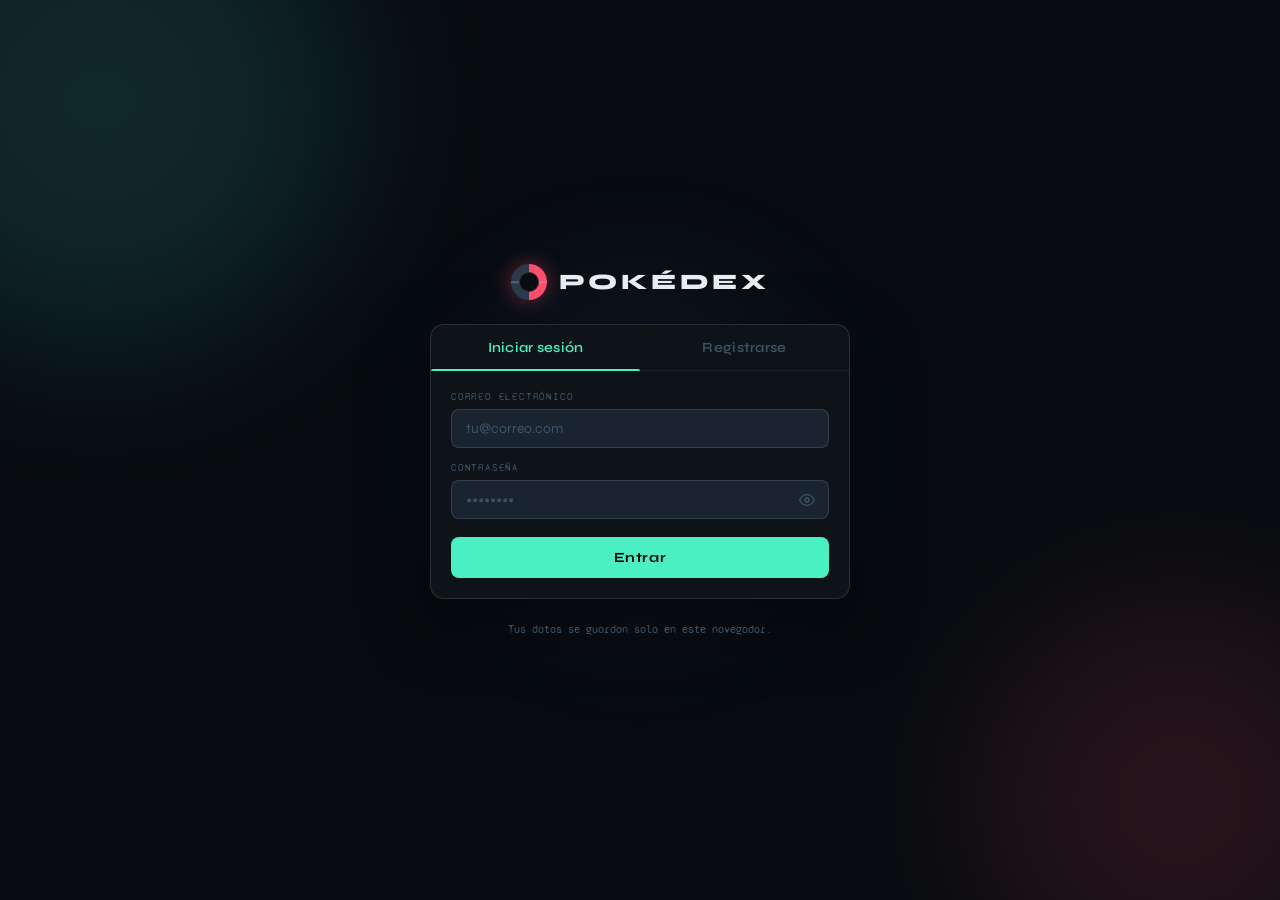
<file: index.html>
<!DOCTYPE html>
<html lang="es">
<head>
  <meta charset="UTF-8" />
  <meta name="viewport" content="width=device-width, initial-scale=1.0" />
  <meta name="description" content="Pokédex completa con información de todos los Pokémon: stats, habilidades, evoluciones, debilidades y más." />
  <meta name="theme-color" content="#080c10" />
  <title>Pokédex</title>

  <!-- Favicon: pokébola SVG inline como data URI -->
  <link rel="icon" type="image/svg+xml" href="data:image/svg+xml,<svg xmlns='http://www.w3.org/2000/svg' viewBox='0 0 100 100'><circle cx='50' cy='50' r='48' fill='%23ff4d6d' stroke='%23222' stroke-width='4'/><rect x='2' y='46' width='96' height='8' fill='%23222'/><circle cx='50' cy='50' r='14' fill='white' stroke='%23222' stroke-width='4'/><circle cx='50' cy='50' r='7' fill='%23080c10'/></svg>" />

  <!-- Fuentes de Google Fonts -->
  <link rel="preconnect" href="https://fonts.googleapis.com">
  <link href="https://fonts.googleapis.com/css2?family=Syne:wght@400;500;600;700;800&family=Syne+Mono&display=swap" rel="stylesheet">

  <!-- Nuestros estilos -->
  <link rel="stylesheet" href="style.css" />

  <!-- Protección de ruta: si no hay sesión redirige a login.html ANTES de renderizar -->
  <script src="session.js"></script>
</head>
<body>

  <!-- ==============================
       BARRA SUPERIOR (HEADER)
       ============================== -->
  <header id="header">

    <div id="logo">
      <div id="logo-icon"></div>
      <span id="logo-text">POKÉDEX</span>
    </div>

    <div class="hdivider"></div>

    <div class="search-wrap">
      <svg width="15" height="15" fill="none" stroke="currentColor" stroke-width="2" viewBox="0 0 24 24">
        <circle cx="11" cy="11" r="8"/><path d="m21 21-4.35-4.35"/>
      </svg>
      <input type="text" id="search" placeholder="Buscar por nombre o #..." autocomplete="off" />
    </div>

    <select id="gen-select">
      <option value="1,905">Todos</option>
      <option value="1,151">Gen I (Kanto)</option>
      <option value="152,251">Gen II (Johto)</option>
      <option value="252,386">Gen III (Hoenn)</option>
      <option value="387,493">Gen IV (Sinnoh)</option>
      <option value="494,649">Gen V (Unova)</option>
      <option value="650,721">Gen VI (Kalos)</option>
      <option value="722,809">Gen VII (Alola)</option>
      <option value="810,905">Gen VIII (Galar)</option>
    </select>

    <span id="pokemon-count"></span>

    <!-- Filtro favoritos -->
    <button id="btn-fav-filter" title="Ver solo favoritos">
      <svg width="15" height="15" fill="none" stroke="currentColor" stroke-width="2" viewBox="0 0 24 24">
        <path d="M20.84 4.61a5.5 5.5 0 0 0-7.78 0L12 5.67l-1.06-1.06a5.5 5.5 0 0 0-7.78 7.78l1.06 1.06L12 21.23l7.78-7.78 1.06-1.06a5.5 5.5 0 0 0 0-7.78z"/>
      </svg>
      Favoritos
    </button>

    <!-- Botón Quiz -->
    <button id="btn-quiz" title="Jugar al quiz" onclick="window.openQuiz && window.openQuiz()">
      <svg width="15" height="15" fill="none" stroke="currentColor" stroke-width="2" viewBox="0 0 24 24">
        <circle cx="12" cy="12" r="10"/>
        <path d="M9.09 9a3 3 0 0 1 5.83 1c0 2-3 3-3 3"/>
        <line x1="12" y1="17" x2="12.01" y2="17"/>
      </svg>
      Quiz
    </button>

    <!-- Botón Batalla -->
    <button id="btn-battle" title="Batalla vs IA" onclick="window.openBattle && window.openBattle()">
      <svg width="15" height="15" fill="none" stroke="currentColor" stroke-width="2" viewBox="0 0 24 24">
        <polygon points="13 2 3 14 12 14 11 22 21 10 12 10 13 2"/>
      </svg>
      Batalla
    </button>

    <div class="hdivider"></div>

    <!-- Usuario con sesión activa -->
    <div id="user-menu">
      <div id="user-avatar"></div>
      <span id="user-name"></span>
      <button id="btn-logout" title="Cerrar sesión">
        <svg width="15" height="15" fill="none" stroke="currentColor" stroke-width="2" viewBox="0 0 24 24">
          <path d="M9 21H5a2 2 0 0 1-2-2V5a2 2 0 0 1 2-2h4"/>
          <polyline points="16 17 21 12 16 7"/>
          <line x1="21" y1="12" x2="9" y2="12"/>
        </svg>
      </button>
    </div>

  </header>


  <!-- ==============================
       BARRA DE FILTROS POR TIPO
       ============================== -->
  <div id="type-bar">
    <button class="type-chip active" data-type="all">todos</button>
  </div>


  <!-- ==============================
       CONTENIDO PRINCIPAL
       ============================== -->
  <main id="main">

    <section id="grid-section">
      <div id="pokemon-grid">

        <div id="loader">
          <div class="pokeball"></div>
          <span>Cargando Pokémon...</span>
        </div>

        <div id="no-results">
          <div class="nr-icon">?</div>
          <p>Ningún Pokémon coincide con tu búsqueda.</p>
        </div>

      </div>
    </section>

    <aside id="detail-panel">

      <div id="detail-empty">
        <div class="empty-ball"></div>
        <p>Selecciona un Pokémon<br>para ver sus detalles</p>
      </div>

      <div id="detail-content" style="display:none"></div>

    </aside>

  </main>

  <!-- ==============================
       BARRA DE EQUIPO
       Fija en la parte inferior de la pantalla
       ============================== -->
  <div id="team-bar">
    <div id="team-bar-inner">
      <div id="team-bar-header">
        <span id="team-bar-title">
          <span class="team-bar-icon">◈</span>
          Mi equipo
        </span>
        <span id="team-count">0 / 6</span>
        <button id="btn-clear-team" title="Vaciar equipo">Limpiar</button>
      </div>
      <div id="team-slots"></div>
    </div>
  </div>

  <script src="app.js"></script>
  <script src="team.js"></script>
  <script src="credits.js"></script>
  <script src="favorites.js"></script>
  <script src="comparator.js"></script>
  <script src="quiz.js"></script>
  <script src="battle.js"></script>

</body>
</html>
</file>
<file: style.css>
/* ============================================================
   POKÉDEX — style.css

   Estructura de este archivo:
   1. Variables globales (colores, fuentes, medidas)
   2. Reset y base
   3. Header
   4. Barra de tipos
   5. Layout principal
   6. Tarjetas de pokémon
   7. Panel de detalle
   8. Estados (loader, empty, no-results)
   9. Responsive (móvil y tablet)
   ============================================================ */


/* ────────────────────────────────────────────
   1. VARIABLES GLOBALES
   Cambiar cualquier valor aquí afecta todo el diseño.
   ──────────────────────────────────────────── */
:root {
  /* Fondos — de más oscuro a más claro */
  --bg:       #080c10;   /* fondo de la página */
  --bg2:      #0e1318;   /* fondo del panel lateral */
  --surface:  #1a2330;   /* fondo de tarjetas */
  --surface2: #1f2c3a;   /* fondo de elementos secundarios */

  /* Bordes con transparencia */
  --border:   rgba(255,255,255,0.06);
  --border2:  rgba(255,255,255,0.12);

  /* Texto */
  --text:     #e8eef4;   /* texto principal */
  --text2:    #7a93a8;   /* texto secundario */
  --text3:    #3d5468;   /* texto muy tenue / placeholders */

  /* Colores de acento */
  --accent:   #4af0c4;   /* verde menta — color principal de la UI */
  --red:      #ff4d6d;   /* rojo para el logo pokébola */

  /* Medidas del layout */
  --header-h:  64px;     /* altura del header */
  --typebar-h: 45px;     /* altura de la barra de tipos */
  --panel-w:   360px;    /* ancho del panel de detalle */

  /* Bordes redondeados */
  --r:    14px;
  --r-sm:  8px;

  /* Fuentes */
  --font: 'Syne', sans-serif;
  --mono: 'Syne Mono', monospace;
}


/* ────────────────────────────────────────────
   2. RESET Y BASE
   Elimina márgenes/paddings por defecto del navegador.
   ──────────────────────────────────────────── */
*, *::before, *::after {
  box-sizing: border-box;
  margin: 0;
  padding: 0;
}

body {
  font-family: var(--font);
  background: var(--bg);
  color: var(--text);
  min-height: 100vh;
  overflow-x: hidden; /* evita scroll horizontal */
}

/* Scrollbar personalizada (solo Chrome/Edge) */
::-webkit-scrollbar { width: 4px; }
::-webkit-scrollbar-track { background: transparent; }
::-webkit-scrollbar-thumb { background: var(--surface2); border-radius: 99px; }

img { display: block; } /* elimina espacio extra debajo de las imágenes */
button, input, select { font-family: var(--font); } /* hereda la fuente */


/* ────────────────────────────────────────────
   3. HEADER
   Barra fija en la parte superior.
   position:fixed + backdrop-filter = efecto "cristal"
   ──────────────────────────────────────────── */
#header {
  position: fixed;         /* se queda fijo al hacer scroll */
  top: 0; left: 0; right: 0;
  height: var(--header-h);
  z-index: 200;            /* por encima de todo el contenido */
  background: rgba(8,12,16,0.9);
  backdrop-filter: blur(20px); /* efecto glassmorphism */
  border-bottom: 1px solid var(--border);
  display: flex;
  align-items: center;
  gap: 16px;
  padding: 0 24px;
}

/* Logo */
#logo {
  display: flex;
  align-items: center;
  gap: 10px;
  flex-shrink: 0; /* no se encoge cuando hay poco espacio */
}

/* Círculo de la pokébola: dos mitades con conic-gradient */
#logo-icon {
  width: 30px; height: 30px;
  border-radius: 50%;
  flex-shrink: 0;
  background: conic-gradient(var(--red) 0deg 180deg, #2a3a4a 180deg 360deg);
  position: relative;
  box-shadow: 0 0 14px rgba(255,77,109,0.35);
}
/* Línea horizontal del medio */
#logo-icon::before {
  content: '';
  position: absolute;
  top: 50%; left: 0; right: 0;
  height: 1px;
  background: rgba(255,255,255,0.15);
  transform: translateY(-50%);
}
/* Círculo central blanco */
#logo-icon::after {
  content: '';
  position: absolute;
  inset: 7px;
  border-radius: 50%;
  background: var(--bg);
  border: 1.5px solid rgba(255,255,255,0.1);
}

#logo-text {
  font-size: 17px;
  font-weight: 800;
  letter-spacing: 0.16em;
  color: var(--text);
}

/* Separador vertical entre logo y buscador */
.hdivider {
  width: 1px; height: 22px;
  background: var(--border2);
  flex-shrink: 0;
}

/* Buscador */
.search-wrap {
  flex: 1;
  position: relative;
  max-width: 340px;
}
.search-wrap svg {
  position: absolute;
  left: 11px; top: 50%;
  transform: translateY(-50%);
  color: var(--text3);
  pointer-events: none; /* el icono no bloquea clics */
}
#search {
  width: 100%;
  background: var(--surface);
  border: 1px solid var(--border2);
  border-radius: var(--r-sm);
  padding: 8px 12px 8px 36px; /* padding-left deja espacio para el icono */
  color: var(--text);
  font-size: 14px;
  outline: none;
  transition: border-color .2s, box-shadow .2s;
}
#search::placeholder { color: var(--text3); }
#search:focus {
  border-color: var(--accent);
  box-shadow: 0 0 0 3px rgba(74,240,196,0.1);
}

/* Selector de generación */
#gen-select {
  background: var(--surface);
  border: 1px solid var(--border2);
  border-radius: var(--r-sm);
  padding: 8px 12px;
  color: var(--text2);
  font-size: 13px;
  font-weight: 500;
  outline: none;
  cursor: pointer;
  flex-shrink: 0;
  transition: border-color .2s;
}
#gen-select:focus { border-color: var(--accent); }

/* Contador "X / 151" */
#pokemon-count {
  margin-left: auto;
  font-family: var(--mono);
  font-size: 11px;
  color: var(--text3);
  flex-shrink: 0;
}

/* Display de créditos en el header */
.credits-display {
  font-family: var(--mono);
  font-size: 12px;
  font-weight: 600;
  color: var(--accent);
  flex-shrink: 0;
  padding: 5px 10px;
  background: rgba(74,240,196,0.08);
  border: 1px solid rgba(74,240,196,0.2);
  border-radius: var(--r-sm);
  transition: all .2s;
  cursor: default;
}
.credits-display:hover { background: rgba(74,240,196,0.14); }

/* Animación shake cuando no hay créditos */
@keyframes shake {
  0%,100% { transform: translateX(0); }
  20%,60% { transform: translateX(-4px); }
  40%,80% { transform: translateX(4px); }
}
.credits-display.shake { animation: shake .4s ease; border-color: var(--red); color: var(--red); }

/* Coste en el botón de equipo */
.btn-team-cost {
  font-family: var(--mono);
  font-size: 10px;
  font-weight: 400;
  opacity: 0.85;
  margin-left: 4px;
}
.btn-team-cost.refund { color: var(--accent); }

/* Coste total en la barra del equipo */
.team-cost-total {
  font-family: var(--mono);
  font-size: 10px;
  color: var(--text3);
  margin-left: auto;
  padding-right: 4px;
}

/* Usuario en sesión */
#user-menu {
  display: flex;
  align-items: center;
  gap: 8px;
  flex-shrink: 0;
}

#user-avatar {
  width: 28px; height: 28px;
  border-radius: 50%;
  background: var(--accent);
  display: flex;
  align-items: center;
  justify-content: center;
  font-size: 12px;
  font-weight: 700;
  color: #000;
  flex-shrink: 0;
}

#user-name {
  font-size: 13px;
  font-weight: 600;
  color: var(--text2);
  max-width: 120px;
  overflow: hidden;
  text-overflow: ellipsis;
  white-space: nowrap;
}

#btn-logout {
  background: transparent;
  border: 1px solid var(--border2);
  border-radius: var(--r-sm);
  color: var(--text3);
  cursor: pointer;
  padding: 5px 7px;
  display: flex;
  align-items: center;
  transition: color .15s, border-color .15s;
}
#btn-logout:hover {
  color: var(--red);
  border-color: var(--red);
}


/* ────────────────────────────────────────────
   4. BARRA DE FILTROS POR TIPO
   Fija debajo del header, solo en la columna izquierda.
   ──────────────────────────────────────────── */
#type-bar {
  position: fixed;
  top: var(--header-h);
  left: 0;
  right: var(--panel-w); /* no tapa el panel lateral */
  height: var(--typebar-h);
  z-index: 100;
  background: rgba(8,12,16,0.92);
  backdrop-filter: blur(12px);
  border-bottom: 1px solid var(--border);
  display: flex;
  align-items: center;
  gap: 6px;
  padding: 0 24px;
  overflow-x: auto;      /* scroll horizontal si hay muchos tipos */
  scrollbar-width: none; /* oculta la barra de scroll en Firefox */
}
#type-bar::-webkit-scrollbar { display: none; } /* oculta en Chrome */

/* Chip/botón de cada tipo */
.type-chip {
  flex-shrink: 0;
  font-family: var(--mono);
  font-size: 11px;
  padding: 4px 12px;
  border-radius: 99px;
  border: 1px solid var(--border2);
  background: transparent;
  color: var(--text3);
  cursor: pointer;
  transition: all .15s;
}
.type-chip:hover { color: var(--text); background: var(--surface); }
/* El chip activo recibe color de fondo desde JavaScript */
.type-chip.active { color: var(--text); border-color: var(--accent); font-weight: 600; background: transparent; }
/* Cuando JS aplica color de fondo al chip activo, el texto debe ser negro */
.type-chip.active[style*="background"] { color: #000; border-color: transparent; }


/* ────────────────────────────────────────────
   5. LAYOUT PRINCIPAL
   Dos columnas side-by-side con flexbox.
   El margin-top compensa el header + barra de tipos.
   ──────────────────────────────────────────── */
#main {
  display: flex;
  margin-top: calc(var(--header-h) + var(--typebar-h));
  min-height: calc(100vh - var(--header-h) - var(--typebar-h));
}

/* Columna izquierda: ocupa todo el espacio sobrante */
#grid-section {
  flex: 1;
  min-width: 0; /* evita overflow en flex */
  padding: 22px;
  /* Espacio extra para que la barra del equipo no tape las últimas tarjetas */
  transition: padding-bottom .35s cubic-bezier(.16,1,.3,1);
}

/* Cuando la barra del equipo está visible, empujar el contenido hacia arriba */
#team-bar.has-pokemon ~ #main #grid-section,
body:has(#team-bar.has-pokemon) #grid-section,
body.team-bar-open #grid-section {
  padding-bottom: 120px;
}

/* El panel de detalle recibe padding-bottom via un spacer que JS inserta */
#team-bar-spacer {
  height: 90px;
  flex-shrink: 0;
}

/* Grid de tarjetas: auto-fill llena el espacio disponible */
#pokemon-grid {
  display: grid;
  grid-template-columns: repeat(auto-fill, minmax(145px, 1fr));
  gap: 13px;
}


/* ────────────────────────────────────────────
   6. TARJETAS DE POKÉMON
   ──────────────────────────────────────────── */
.poke-card {
  background: var(--surface);
  border: 1px solid var(--border);
  border-radius: var(--r);
  padding: 14px 11px 11px;
  cursor: pointer;
  display: flex;
  flex-direction: column;
  align-items: center;
  position: relative;
  overflow: hidden; /* el blob no se sale de la tarjeta */
  transition: transform .2s, border-color .2s, box-shadow .2s;
  animation: card-in .3s ease both; /* animación de entrada */
}

/* Animación de aparición de cada tarjeta */
@keyframes card-in {
  from { opacity: 0; transform: translateY(8px) scale(0.97); }
  to   { opacity: 1; transform: none; }
}

/* Blob de color de fondo (círculo difuso del color del tipo) */
.card-blob {
  position: absolute;
  top: -20px; left: 50%;
  transform: translateX(-50%);
  width: 100px; height: 100px;
  border-radius: 50%;
  opacity: 0.14;
  pointer-events: none;
  transition: opacity .2s;
}

/* Hover: sube un poco y el blob brilla más */
.poke-card:hover {
  transform: translateY(-4px);
  border-color: var(--border2);
  box-shadow: 0 14px 36px rgba(0,0,0,0.55);
}
.poke-card:hover .card-blob { opacity: 0.28; }

/* Tarjeta seleccionada: borde verde menta */
.poke-card.active {
  border-color: var(--accent);
  box-shadow: 0 0 0 1px var(--accent), 0 12px 32px rgba(74,240,196,0.14);
}

/* Número (#001) */
.card-num {
  align-self: flex-start;
  font-family: var(--mono);
  font-size: 10px;
  color: var(--text3);
  position: relative;
  z-index: 1; /* por encima del blob */
}

/* Sprite del pokémon */
.card-img {
  width: 78px; height: 78px;
  image-rendering: pixelated; /* sprites sin blur */
  position: relative;
  z-index: 1;
  transition: transform .25s;
  filter: drop-shadow(0 5px 10px rgba(0,0,0,0.65));
}
.poke-card:hover .card-img { transform: scale(1.1) translateY(-2px); }

/* Nombre del pokémon */
.card-name {
  font-size: 13px;
  font-weight: 600;
  text-transform: capitalize;
  color: var(--text);
  margin-top: 7px;
  position: relative;
  z-index: 1;
}

/* Contenedor de badges de tipo */
.card-types {
  display: flex;
  gap: 4px;
  margin-top: 5px;
  flex-wrap: wrap;
  justify-content: center;
  position: relative;
  z-index: 1;
}

/* Badge de tipo (grass, fire, water...) — color viene de JS */
.type-badge {
  font-family: var(--mono);
  font-size: 10px;
  padding: 2px 8px;
  border-radius: 99px;
  color: rgba(0,0,0,0.78);
}


/* ────────────────────────────────────────────
   7. PANEL DE DETALLE
   Columna derecha fija. Se convierte en drawer
   desde abajo en móvil.
   ──────────────────────────────────────────── */
#detail-panel {
  width: var(--panel-w);
  flex-shrink: 0;
  position: sticky;
  top: calc(var(--header-h) + var(--typebar-h));
  height: calc(100vh - var(--header-h) - var(--typebar-h));
  overflow-y: auto;
  border-left: 1px solid var(--border);
  background: var(--bg2);
  display: flex;
  flex-direction: column;
}

/* Estado vacío: pokébola flotante */
#detail-empty {
  flex: 1;
  display: flex;
  flex-direction: column;
  align-items: center;
  justify-content: center;
  gap: 14px;
  padding: 40px;
  text-align: center;
}

/* Pokébola animada decorativa */
.empty-ball {
  width: 60px; height: 60px;
  border-radius: 50%;
  border: 2px solid var(--border2);
  position: relative;
  opacity: 0.35;
  animation: float 3s ease-in-out infinite;
}
.empty-ball::before { /* línea del medio */
  content: '';
  position: absolute;
  top: 50%; left: 0; right: 0;
  height: 1px;
  background: var(--border2);
  transform: translateY(-50%);
}
.empty-ball::after { /* botón central */
  content: '';
  position: absolute;
  top: 50%; left: 50%;
  transform: translate(-50%,-50%);
  width: 13px; height: 13px;
  border-radius: 50%;
  border: 1px solid var(--border2);
  background: var(--bg2);
}
@keyframes float {
  0%,100% { transform: translateY(0); }
  50%      { transform: translateY(-8px); }
}
#detail-empty p { color: var(--text3); font-size: 13px; line-height: 1.65; }

/* Contenido del detalle */
#detail-content { padding: 0 0 28px; }

/* Sección hero: sprite grande + nombre */
.d-hero {
  position: relative;
  text-align: center;
  padding: 26px 20px 18px;
  overflow: hidden;
}
/* Degradado de fondo del color del tipo */
.d-hero-bg {
  position: absolute;
  inset: 0;
  opacity: 0.1;
  pointer-events: none;
}
.d-hero-num {
  font-family: var(--mono);
  font-size: 11px;
  color: var(--text3);
  margin-bottom: 8px;
  position: relative;
  z-index: 1;
}

/* Tabs para cambiar entre sprites (normal / shiny / espalda) */
.sprite-tabs {
  display: flex;
  gap: 5px;
  justify-content: center;
  margin-bottom: 10px;
  position: relative;
  z-index: 1;
}
.sprite-tab {
  font-family: var(--mono);
  font-size: 10px;
  padding: 3px 10px;
  border-radius: 99px;
  border: 1px solid var(--border2);
  background: transparent;
  color: var(--text3);
  cursor: pointer;
  transition: all .15s;
}
.sprite-tab:hover, .sprite-tab.active {
  background: var(--surface2);
  color: var(--text);
}

/* Sprite grande en el panel */
#detail-sprite {
  width: 145px; height: 145px;
  image-rendering: pixelated;
  margin: 0 auto;
  filter: drop-shadow(0 10px 22px rgba(0,0,0,0.75));
  position: relative;
  z-index: 1;
  transition: transform .3s;
}
#detail-sprite:hover { transform: scale(1.06); }

#detail-name {
  font-size: 25px;
  font-weight: 800;
  text-transform: capitalize;
  letter-spacing: 0.04em;
  color: var(--text);
  margin-top: 10px;
  position: relative;
  z-index: 1;
}

#detail-types {
  display: flex;
  gap: 6px;
  justify-content: center;
  margin-top: 8px;
  position: relative;
  z-index: 1;
}

/* Secciones del panel (descripción, info, stats...) */
.d-section {
  padding: 0 20px;
  margin-top: 18px;
}

/* Título de sección con línea a la derecha */
.d-label {
  font-family: var(--mono);
  font-size: 10px;
  color: var(--text3);
  text-transform: uppercase;
  letter-spacing: 0.1em;
  margin-bottom: 9px;
  display: flex;
  align-items: center;
  gap: 8px;
}
.d-label::after {
  content: '';
  flex: 1;
  height: 1px;
  background: var(--border);
}

/* Caja de descripción del pokédex */
#detail-desc {
  font-size: 13px;
  color: var(--text2);
  line-height: 1.75;
  background: var(--surface);
  border-radius: var(--r-sm);
  padding: 11px 13px;
  border-left: 2px solid var(--accent); /* acento verde */
}

/* Grid de información (altura, peso, etc.) */
.info-grid {
  display: grid;
  grid-template-columns: 1fr 1fr;
  gap: 7px;
}
.info-cell {
  background: var(--surface);
  border-radius: var(--r-sm);
  padding: 9px 12px;
}
.info-cell.full { grid-column: 1 / -1; } /* ocupa las dos columnas */
.info-cell-label {
  font-family: var(--mono);
  font-size: 9px;
  color: var(--text3);
  text-transform: uppercase;
  letter-spacing: 0.08em;
  margin-bottom: 2px;
}
.info-cell-val {
  font-size: 14px;
  font-weight: 600;
  color: var(--text);
  text-transform: capitalize;
}

/* Filas de estadísticas (HP, ATK...) */
.stat-row {
  display: flex;
  align-items: center;
  gap: 10px;
  margin-bottom: 9px;
}
.stat-name {
  font-family: var(--mono);
  font-size: 10px;
  color: var(--text3);
  width: 50px;
  flex-shrink: 0;
  text-transform: uppercase;
}
.stat-val {
  font-family: var(--mono);
  font-size: 12px;
  color: var(--text);
  width: 24px;
  text-align: right;
  flex-shrink: 0;
}
.stat-bar-bg {
  flex: 1;
  height: 5px;
  background: var(--surface2);
  border-radius: 99px;
  overflow: hidden;
}
.stat-bar-fill {
  height: 100%;
  border-radius: 99px;
  transition: width .7s cubic-bezier(.16,1,.3,1); /* animación suave */
}

/* Debilidades y resistencias */
.weak-grid { display: flex; flex-wrap: wrap; gap: 5px; }
.weak-badge {
  font-family: var(--mono);
  font-size: 10px;
  padding: 3px 9px;
  border-radius: 99px;
  color: rgba(0,0,0,0.75);
}
.weak-badge .mult {
  font-size: 8px;
  vertical-align: super;
  margin-left: 1px;
  opacity: 0.8;
}

/* Cadena evolutiva */
#evo-chain {
  display: flex;
  align-items: center;
  gap: 5px;
  flex-wrap: wrap;
}
.evo-item {
  flex: 1;
  min-width: 68px;
  display: flex;
  flex-direction: column;
  align-items: center;
  gap: 4px;
  background: var(--surface);
  border: 1px solid var(--border);
  border-radius: var(--r-sm);
  padding: 9px 5px;
  cursor: pointer;
  transition: all .15s;
}
.evo-item:hover { border-color: var(--border2); background: var(--surface2); }
.evo-item.is-current { border-color: var(--accent); } /* pokémon actual */
.evo-img {
  width: 52px; height: 52px;
  image-rendering: pixelated;
  filter: drop-shadow(0 2px 5px rgba(0,0,0,0.5));
}
.evo-name { font-size: 10px; color: var(--text2); text-transform: capitalize; text-align: center; }
.evo-arrow {
  color: var(--text3);
  font-size: 13px;
  display: flex;
  flex-direction: column;
  align-items: center;
  gap: 1px;
  flex-shrink: 0;
}
.evo-lv { font-family: var(--mono); font-size: 9px; color: var(--text3); }


/* ────────────────────────────────────────────
   8. ESTADOS: LOADER, EMPTY, NO RESULTS
   ──────────────────────────────────────────── */

/* Spinner de carga */
#loader {
  grid-column: 1 / -1;
  display: flex;
  flex-direction: column;
  align-items: center;
  gap: 14px;
  padding: 80px 0;
  color: var(--text3);
  font-size: 13px;
}

/* Pokébola giratoria */
.pokeball {
  width: 40px; height: 40px;
  border-radius: 50%;
  border: 3px solid var(--surface2);
  border-top-color: var(--accent);
  animation: spin .7s linear infinite;
}
@keyframes spin { to { transform: rotate(360deg); } }

/* Sin resultados de búsqueda */
#no-results {
  grid-column: 1 / -1;
  text-align: center;
  padding: 80px 20px;
  display: none; /* oculto por defecto, JS lo muestra */
}
#no-results .nr-icon {
  font-family: var(--mono);
  font-size: 52px;
  color: var(--surface2);
  line-height: 1;
  margin-bottom: 10px;
}
#no-results p { color: var(--text3); font-size: 14px; }


/* ────────────────────────────────────────────
   TARJETAS DE HABILIDADES
   ──────────────────────────────────────────── */

#abilities-list {
  display: flex;
  flex-direction: column;
  gap: 7px;
}

.ability-card {
  background: var(--surface);
  border: 1px solid var(--border);
  border-radius: var(--r-sm);
  overflow: hidden;
  transition: border-color .15s;
}
.ability-card:hover { border-color: var(--border2); }

.ability-header {
  display: flex;
  align-items: center;
  justify-content: space-between;
  padding: 10px 12px;
  cursor: pointer;
  user-select: none;
  gap: 8px;
}

.ability-left {
  display: flex;
  align-items: center;
  gap: 8px;
}

.ability-name {
  font-size: 13px;
  font-weight: 600;
  color: var(--text);
  text-transform: capitalize;
}

.ability-hidden {
  font-family: var(--mono);
  font-size: 9px;
  padding: 2px 7px;
  border-radius: 99px;
  background: var(--surface2);
  border: 1px solid var(--border2);
  color: var(--text3);
  text-transform: uppercase;
  letter-spacing: 0.06em;
}

.ability-arrow {
  font-size: 12px;
  color: var(--text3);
  transition: transform .2s ease;
  flex-shrink: 0;
}

.ability-body {
  padding: 0 12px 12px;
  border-top: 1px solid var(--border);
}

.ability-loading {
  display: flex;
  justify-content: center;
  padding: 12px 0;
}

.ability-effect {
  font-size: 13px;
  color: var(--text);
  line-height: 1.65;
  margin-top: 10px;
  padding-left: 10px;
  border-left: 2px solid var(--accent);
}

.ability-desc {
  font-size: 12px;
  color: var(--text2);
  line-height: 1.65;
  margin-top: 8px;
  font-style: italic;
}

.ability-meta {
  display: flex;
  flex-wrap: wrap;
  gap: 6px;
  margin-top: 10px;
}

.ability-meta-pill {
  display: flex;
  flex-direction: column;
  gap: 2px;
  background: var(--surface2);
  border-radius: var(--r-sm);
  padding: 6px 9px;
  font-size: 11px;
  color: var(--text);
  font-weight: 500;
  text-transform: capitalize;
  flex: 1;
  min-width: 120px;
}

.ability-meta-label {
  font-family: var(--mono);
  font-size: 9px;
  color: var(--text3);
  text-transform: uppercase;
  letter-spacing: 0.06em;
  font-weight: 400;
}


/* ────────────────────────────────────────────
   RACHA DIARIA
   ──────────────────────────────────────────── */

#streak-modal {
  position: fixed;
  inset: 0;
  z-index: 500;
  display: flex;
  align-items: center;
  justify-content: center;
  padding: 16px;
  opacity: 0;
  pointer-events: none;
  transition: opacity .3s;
}
#streak-modal.open { opacity: 1; pointer-events: all; }

.streak-overlay {
  position: absolute;
  inset: 0;
  background: rgba(0,0,0,0.82);
  backdrop-filter: blur(6px);
}

.streak-panel {
  position: relative;
  width: 100%;
  max-width: 420px;
  background: var(--bg2);
  border: 1px solid var(--border2);
  border-radius: var(--r);
  padding: 28px 24px 24px;
  display: flex;
  flex-direction: column;
  align-items: center;
  gap: 20px;
  box-shadow: 0 24px 64px rgba(0,0,0,0.7);
  transform: translateY(12px) scale(0.97);
  transition: transform .3s cubic-bezier(.16,1,.3,1);
}
#streak-modal.open .streak-panel { transform: none; }

.streak-header { text-align: center; }
.streak-title {
  font-size: 22px;
  font-weight: 800;
  color: var(--text);
  letter-spacing: 0.03em;
  margin-bottom: 6px;
}
.streak-title.broken { color: var(--text2); }
.streak-sub {
  font-size: 13px;
  color: var(--text3);
  line-height: 1.5;
}

/* Badge de recompensa del día */
.streak-reward-badge {
  display: flex;
  flex-direction: column;
  align-items: center;
  background: rgba(74,240,196,0.1);
  border: 1px solid rgba(74,240,196,0.25);
  border-radius: var(--r);
  padding: 14px 32px;
}
.streak-reward-num {
  font-family: var(--mono);
  font-size: 42px;
  font-weight: 700;
  color: var(--accent);
  line-height: 1;
}
.streak-reward-label {
  font-family: var(--mono);
  font-size: 11px;
  color: var(--text3);
  text-transform: uppercase;
  letter-spacing: 0.1em;
  margin-top: 2px;
}

/* Los 7 días */
.streak-days {
  display: grid;
  grid-template-columns: repeat(7, 1fr);
  gap: 5px;
  width: 100%;
}

.streak-day {
  display: flex;
  flex-direction: column;
  align-items: center;
  gap: 3px;
  background: var(--surface);
  border: 1px solid var(--border);
  border-radius: var(--r-sm);
  padding: 8px 4px;
  opacity: 0.45;
  transition: all .2s;
}

.streak-day.claimed {
  opacity: 0.7;
  border-color: rgba(74,240,196,0.2);
  background: rgba(74,240,196,0.05);
}

.streak-day.active {
  opacity: 1;
  border-color: var(--accent);
  background: rgba(74,240,196,0.1);
  box-shadow: 0 0 12px rgba(74,240,196,0.2);
  transform: translateY(-2px);
}

.streak-day-num {
  font-family: var(--mono);
  font-size: 8px;
  color: var(--text3);
  text-transform: uppercase;
  letter-spacing: 0.04em;
}

.streak-day-icon {
  font-size: 14px;
  line-height: 1;
  color: var(--accent);
}
.streak-day:not(.active):not(.claimed) .streak-day-icon { color: var(--text3); }

.streak-day-reward {
  font-family: var(--mono);
  font-size: 9px;
  color: var(--text2);
  font-weight: 600;
}
.streak-day.active .streak-day-reward { color: var(--accent); }

/* Total */
.streak-total {
  font-size: 13px;
  color: var(--text3);
  text-align: center;
}
.streak-total strong { color: var(--accent); }

/* Botón */
.streak-btn {
  width: 100%;
  padding: 13px;
  background: var(--accent);
  border: none;
  border-radius: var(--r-sm);
  color: #000;
  font-family: var(--font);
  font-size: 15px;
  font-weight: 800;
  letter-spacing: 0.04em;
  cursor: pointer;
  transition: opacity .15s, transform .15s;
}
.streak-btn:hover { opacity: 0.88; }
.streak-btn:active { transform: scale(0.98); }


/* ────────────────────────────────────────────
   BATALLA
   ──────────────────────────────────────────── */

/* Botón en el header */
#btn-battle {
  display: flex;
  align-items: center;
  gap: 6px;
  background: transparent;
  border: 1px solid var(--border2);
  border-radius: var(--r-sm);
  color: var(--text3);
  font-family: var(--font);
  font-size: 12px;
  font-weight: 600;
  padding: 7px 11px;
  cursor: pointer;
  white-space: nowrap;
  flex-shrink: 0;
  transition: all .15s;
}
#btn-battle:hover { color: #fb923c; border-color: #fb923c; }

/* Récord en el header del modal */
.battle-record {
  font-family: var(--mono);
  font-size: 11px;
  color: var(--text3);
}

/* ── MODAL ── */
#battle-modal {
  position: fixed;
  inset: 0;
  z-index: 400;
  display: flex;
  align-items: center;
  justify-content: center;
  padding: 16px;
  opacity: 0;
  pointer-events: none;
  transition: opacity .25s;
}
#battle-modal.open { opacity: 1; pointer-events: all; }

#battle-overlay {
  position: absolute;
  inset: 0;
  background: rgba(0,0,0,0.85);
  backdrop-filter: blur(6px);
}

#battle-panel {
  position: relative;
  width: 100%;
  max-width: 520px;
  max-height: 90vh;
  background: var(--bg2);
  border: 1px solid var(--border2);
  border-radius: var(--r);
  display: flex;
  flex-direction: column;
  overflow: hidden;
  transform: translateY(16px);
  transition: transform .25s;
  box-shadow: 0 24px 64px rgba(0,0,0,0.7);
}
#battle-modal.open #battle-panel { transform: translateY(0); }

#battle-header {
  display: flex;
  align-items: center;
  gap: 10px;
  padding: 14px 18px;
  border-bottom: 1px solid var(--border);
  flex-shrink: 0;
}
#battle-title {
  display: flex;
  align-items: center;
  gap: 8px;
  font-size: 14px;
  font-weight: 700;
  color: var(--text);
  flex: 1;
}
#battle-close {
  background: transparent;
  border: none;
  color: var(--text3);
  font-size: 16px;
  cursor: pointer;
  padding: 4px 8px;
  border-radius: var(--r-sm);
  transition: color .15s, background .15s;
}
#battle-close:hover { color: var(--text); background: var(--surface); }

#battle-body { overflow-y: auto; flex: 1; }

/* ── LOADING ── */
.battle-loading {
  display: flex;
  flex-direction: column;
  align-items: center;
  gap: 14px;
  padding: 60px 20px;
  color: var(--text3);
  font-size: 13px;
  text-align: center;
}

/* ── CAMPO DE BATALLA ── */
.battle-field {
  background: linear-gradient(180deg, #0e1318 0%, #141b22 50%, #1a2330 100%);
  padding: 16px 20px;
  display: flex;
  flex-direction: column;
  gap: 8px;
  min-height: 260px;
  position: relative;
}

.battle-side {
  display: flex;
  align-items: center;
  gap: 12px;
}

.ai-side { flex-direction: row; }
.player-side { flex-direction: row-reverse; }

/* Info (nombre + HP) */
.battle-info {
  flex: 1;
  display: flex;
  flex-direction: column;
  gap: 6px;
  background: var(--surface);
  border: 1px solid var(--border);
  border-radius: var(--r-sm);
  padding: 8px 12px;
}
.battle-name-row {
  display: flex;
  align-items: center;
  gap: 6px;
  flex-wrap: wrap;
}
.battle-poke-name {
  font-size: 14px;
  font-weight: 700;
  color: var(--text);
  text-transform: capitalize;
}
.battle-poke-types { display: flex; gap: 3px; }

.battle-hp-row {
  display: flex;
  align-items: center;
  gap: 6px;
}
.battle-hp-label {
  font-family: var(--mono);
  font-size: 10px;
  color: var(--text3);
  flex-shrink: 0;
}
.battle-hp-track {
  flex: 1;
  height: 8px;
  background: var(--surface2);
  border-radius: 99px;
  overflow: hidden;
}
.battle-hp-bar {
  height: 100%;
  border-radius: 99px;
  transition: width .5s ease, background .3s;
}
.battle-hp-num {
  font-family: var(--mono);
  font-size: 10px;
  color: var(--text2);
  flex-shrink: 0;
  min-width: 56px;
  text-align: right;
}

/* Sprites */
.battle-sprite-wrap { flex-shrink: 0; }
.battle-sprite {
  width: 96px;
  height: 96px;
  image-rendering: pixelated;
  filter: drop-shadow(0 4px 12px rgba(0,0,0,0.7));
  transition: filter .3s;
}

/* Animaciones de batalla */
@keyframes attack-jump {
  0%   { transform: translateX(0); }
  40%  { transform: translateX(16px); }
  100% { transform: translateX(0); }
}
@keyframes attack-jump-left {
  0%   { transform: translateX(0); }
  40%  { transform: translateX(-16px); }
  100% { transform: translateX(0); }
}
@keyframes hit-flash {
  0%,100% { filter: drop-shadow(0 4px 12px rgba(0,0,0,0.7)); }
  25%,75% { filter: brightness(3) drop-shadow(0 0 8px white); }
  50%     { filter: drop-shadow(0 4px 12px rgba(0,0,0,0.7)); }
}
@keyframes faint-fall {
  to { transform: translateY(20px); opacity: 0; }
}

.player-sprite.attack-anim { animation: attack-jump .3s ease; }
.ai-sprite.attack-anim     { animation: attack-jump-left .3s ease; }
.hit-anim   { animation: hit-flash .5s ease; }
.faint-anim { animation: faint-fall .6s ease forwards; }

/* ── LOG ── */
.battle-log {
  background: var(--bg);
  border-top: 1px solid var(--border);
  border-bottom: 1px solid var(--border);
  padding: 8px 16px;
  min-height: 64px;
  display: flex;
  flex-direction: column;
  gap: 3px;
  justify-content: flex-end;
}
.battle-log-line {
  font-size: 13px;
  color: var(--text2);
  line-height: 1.5;
  animation: fade-in .2s ease;
}
.battle-log-line:last-child { color: var(--text); font-weight: 500; }

/* ── ACCIONES ── */
.battle-actions {
  padding: 12px 16px;
  border-bottom: 1px solid var(--border);
}
.battle-action-label {
  font-size: 13px;
  color: var(--text2);
  margin-bottom: 8px;
}
.battle-action-label strong { color: var(--text); }

.battle-moves-grid {
  display: grid;
  grid-template-columns: 1fr 1fr;
  gap: 7px;
}
.battle-move-btn {
  display: flex;
  flex-direction: column;
  gap: 4px;
  padding: 10px 12px;
  background: var(--surface);
  border: 1px solid var(--border2);
  border-radius: var(--r-sm);
  cursor: pointer;
  transition: all .15s;
  text-align: left;
}
.battle-move-btn:hover { border-color: #fb923c; background: rgba(251,146,60,0.06); }
.battle-move-name {
  font-size: 13px;
  font-weight: 600;
  color: var(--text);
  text-transform: capitalize;
  line-height: 1.2;
}
.battle-move-meta { display: flex; align-items: center; gap: 6px; }
.battle-move-type {
  font-family: var(--mono);
  font-size: 9px;
  padding: 1px 6px;
  border-radius: 99px;
  color: rgba(0,0,0,0.75);
}
.battle-move-power {
  font-family: var(--mono);
  font-size: 10px;
  color: var(--text3);
}

/* ── STRIP DEL EQUIPO ── */
.battle-team-strip {
  display: flex;
  gap: 6px;
  padding: 10px 16px;
  align-items: center;
}
.battle-team-dot {
  width: 40px; height: 40px;
  border-radius: var(--r-sm);
  border: 1px solid var(--border2);
  background: var(--surface);
  overflow: hidden;
  cursor: pointer;
  transition: all .15s;
  display: flex;
  align-items: center;
  justify-content: center;
}
.battle-team-dot img { width: 36px; height: 36px; image-rendering: pixelated; }
.battle-team-dot:hover:not(.fainted):not(.active) { border-color: var(--accent); }
.battle-team-dot.active { border-color: #fb923c; box-shadow: 0 0 0 1px #fb923c; }
.battle-team-dot.fainted { opacity: 0.3; cursor: default; filter: grayscale(1); }

/* ── RESULTADO ── */
.battle-result {
  display: flex;
  flex-direction: column;
  align-items: center;
  padding: 24px 20px;
  gap: 10px;
  text-align: center;
}
.battle-result-icon { font-size: 48px; line-height: 1; }
.battle-result-title {
  font-size: 24px;
  font-weight: 800;
  letter-spacing: 0.04em;
}
.battle-result-title.won  { color: var(--accent); }
.battle-result-title.lost { color: var(--red); }
.battle-result-sub { font-size: 13px; color: var(--text3); }

.battle-result-teams {
  display: grid;
  grid-template-columns: 1fr 1fr;
  gap: 12px;
  width: 100%;
  margin-top: 8px;
}
.battle-result-col { display: flex; flex-direction: column; gap: 5px; }
.battle-result-col-label {
  font-family: var(--mono);
  font-size: 10px;
  color: var(--text3);
  text-transform: uppercase;
  letter-spacing: 0.08em;
  margin-bottom: 4px;
}
.battle-result-poke {
  display: flex;
  align-items: center;
  gap: 6px;
  background: var(--surface);
  border-radius: var(--r-sm);
  padding: 5px 8px;
  font-size: 12px;
  color: var(--text);
  text-transform: capitalize;
}
.battle-result-poke img { width: 28px; height: 28px; image-rendering: pixelated; }
.battle-result-poke.fainted { opacity: 0.4; filter: grayscale(1); }
.battle-result-hp {
  margin-left: auto;
  font-family: var(--mono);
  font-size: 10px;
  color: var(--text3);
}
.battle-result-btns {
  display: flex;
  flex-direction: column;
  gap: 8px;
  width: 100%;
  margin-top: 8px;
}


/* ────────────────────────────────────────────
   QUIZ
   ──────────────────────────────────────────── */

/* Botón en el header */
#btn-quiz {
  display: flex;
  align-items: center;
  gap: 6px;
  background: transparent;
  border: 1px solid var(--border2);
  border-radius: var(--r-sm);
  color: var(--text3);
  font-family: var(--font);
  font-size: 12px;
  font-weight: 600;
  padding: 7px 11px;
  cursor: pointer;
  white-space: nowrap;
  flex-shrink: 0;
  transition: all .15s;
}
#btn-quiz:hover { color: #facc15; border-color: #facc15; }

/* ── MODAL ── */
#quiz-modal {
  position: fixed;
  inset: 0;
  z-index: 400;
  display: flex;
  align-items: center;
  justify-content: center;
  padding: 16px;
  opacity: 0;
  pointer-events: none;
  transition: opacity .25s;
}
#quiz-modal.open { opacity: 1; pointer-events: all; }

#quiz-overlay {
  position: absolute;
  inset: 0;
  background: rgba(0,0,0,0.8);
  backdrop-filter: blur(4px);
}

#quiz-panel {
  position: relative;
  width: 100%;
  max-width: 480px;
  max-height: 90vh;
  background: var(--bg2);
  border: 1px solid var(--border2);
  border-radius: var(--r);
  display: flex;
  flex-direction: column;
  overflow: hidden;
  transform: translateY(16px);
  transition: transform .25s;
  box-shadow: 0 24px 64px rgba(0,0,0,0.7);
}
#quiz-modal.open #quiz-panel { transform: translateY(0); }

#quiz-header {
  display: flex;
  align-items: center;
  justify-content: space-between;
  padding: 14px 18px;
  border-bottom: 1px solid var(--border);
  flex-shrink: 0;
}
#quiz-title {
  display: flex;
  align-items: center;
  gap: 8px;
  font-size: 14px;
  font-weight: 700;
  color: var(--text);
}
#quiz-close {
  background: transparent;
  border: none;
  color: var(--text3);
  font-size: 16px;
  cursor: pointer;
  padding: 4px 8px;
  border-radius: var(--r-sm);
  transition: color .15s, background .15s;
}
#quiz-close:hover { color: var(--text); background: var(--surface); }

#quiz-body {
  overflow-y: auto;
  flex: 1;
}

/* ── PANTALLA DE INICIO ── */
.quiz-start {
  display: flex;
  flex-direction: column;
  align-items: center;
  padding: 28px 24px;
  gap: 16px;
  text-align: center;
}
.quiz-start-icon {
  font-size: 48px;
  color: var(--red);
  line-height: 1;
  animation: pulse-red 2s ease-in-out infinite;
}
@keyframes pulse-red {
  0%,100% { opacity:1; transform:scale(1); }
  50% { opacity:0.7; transform:scale(0.95); }
}
.quiz-start-title {
  font-size: 20px;
  font-weight: 800;
  color: var(--text);
  letter-spacing: 0.03em;
}
.quiz-start-sub {
  font-size: 13px;
  color: var(--text3);
  line-height: 1.6;
}

/* Récords */
.quiz-records {
  display: grid;
  grid-template-columns: 1fr 1fr;
  gap: 8px;
  width: 100%;
}
.quiz-record-item {
  background: var(--surface);
  border: 1px solid var(--border);
  border-radius: var(--r-sm);
  padding: 10px;
  display: flex;
  flex-direction: column;
  gap: 4px;
}
.quiz-record-label {
  font-family: var(--mono);
  font-size: 9px;
  color: var(--text3);
  text-transform: uppercase;
  letter-spacing: 0.08em;
}
.quiz-record-val {
  font-size: 18px;
  font-weight: 700;
  color: var(--accent);
}

/* Dificultad */
.quiz-diff-label {
  font-family: var(--mono);
  font-size: 10px;
  color: var(--text3);
  text-transform: uppercase;
  letter-spacing: 0.08em;
  align-self: flex-start;
}
.quiz-diff-btns {
  display: grid;
  grid-template-columns: 1fr 1fr;
  gap: 8px;
  width: 100%;
}
.quiz-diff-btn {
  display: flex;
  flex-direction: column;
  align-items: center;
  gap: 3px;
  padding: 12px;
  background: var(--surface);
  border: 1px solid var(--border2);
  border-radius: var(--r-sm);
  color: var(--text2);
  font-family: var(--font);
  font-size: 14px;
  font-weight: 700;
  cursor: pointer;
  transition: all .15s;
}
.quiz-diff-btn:hover { border-color: var(--accent); color: var(--text); }
.quiz-diff-btn.active { border-color: var(--accent); background: rgba(74,240,196,0.08); color: var(--accent); }
.quiz-diff-sub {
  font-size: 10px;
  font-weight: 400;
  color: var(--text3);
}

/* Botón empezar */
.quiz-btn-start {
  width: 100%;
  padding: 13px;
  background: var(--accent);
  border: none;
  border-radius: var(--r-sm);
  color: #000;
  font-family: var(--font);
  font-size: 15px;
  font-weight: 800;
  letter-spacing: 0.04em;
  cursor: pointer;
  transition: opacity .15s, transform .15s;
}
.quiz-btn-start:hover { opacity: 0.88; }
.quiz-btn-start:active { transform: scale(0.98); }

/* ── PREGUNTA ── */
.quiz-question {
  display: flex;
  flex-direction: column;
  align-items: center;
  padding: 16px 20px 20px;
  gap: 12px;
}

/* Barra de progreso */
.quiz-top {
  width: 100%;
  display: flex;
  flex-direction: column;
  gap: 6px;
}
.quiz-progress-wrap {
  width: 100%;
  height: 4px;
  background: var(--surface2);
  border-radius: 99px;
  overflow: hidden;
}
.quiz-progress-bar {
  height: 100%;
  background: var(--accent);
  border-radius: 99px;
  transition: width .3s ease;
}
.quiz-meta {
  display: flex;
  justify-content: space-between;
  align-items: center;
}
.quiz-q-num {
  font-family: var(--mono);
  font-size: 11px;
  color: var(--text3);
}
.quiz-score-live {
  font-family: var(--mono);
  font-size: 12px;
  color: var(--accent);
  font-weight: 600;
}

/* Timer */
.quiz-timer-wrap {
  width: 100%;
  height: 3px;
  background: var(--surface2);
  border-radius: 99px;
  overflow: hidden;
}
.quiz-timer-bar {
  height: 100%;
  background: var(--accent);
  border-radius: 99px;
  transition: width 1s linear, background .3s;
}
.quiz-timer-num {
  font-family: var(--mono);
  font-size: 11px;
  color: var(--text3);
  align-self: flex-end;
}

/* Silueta */
.quiz-sprite-wrap {
  width: 160px;
  height: 160px;
  display: flex;
  align-items: center;
  justify-content: center;
}
.quiz-sprite {
  width: 140px;
  height: 140px;
  image-rendering: pixelated;
  transition: filter .4s ease;
}
.quiz-sprite.silhouette {
  filter: brightness(0) invert(0) contrast(1);
}

.quiz-question-text {
  font-size: 14px;
  font-weight: 600;
  color: var(--text2);
  letter-spacing: 0.02em;
}

/* Opciones */
.quiz-options {
  display: grid;
  grid-template-columns: 1fr 1fr;
  gap: 8px;
  width: 100%;
}
.quiz-option {
  padding: 12px 8px;
  background: var(--surface);
  border: 1px solid var(--border2);
  border-radius: var(--r-sm);
  color: var(--text);
  font-family: var(--font);
  font-size: 13px;
  font-weight: 600;
  text-transform: capitalize;
  cursor: pointer;
  transition: all .15s;
  text-align: center;
  line-height: 1.3;
}
.quiz-option:hover:not(:disabled) { border-color: var(--accent); color: var(--accent); background: rgba(74,240,196,0.06); }
.quiz-option:disabled { cursor: default; }
.quiz-option.correct { background: rgba(74,240,196,0.15); border-color: var(--accent); color: var(--accent); }
.quiz-option.wrong   { background: rgba(255,77,109,0.12); border-color: var(--red); color: var(--red); }

/* Feedback */
.quiz-feedback {
  font-size: 13px;
  font-weight: 600;
  padding: 10px 16px;
  border-radius: var(--r-sm);
  text-align: center;
  animation: fade-in .2s ease;
}
.quiz-feedback.correct  { background: rgba(74,240,196,0.12); color: var(--accent); }
.quiz-feedback.wrong    { background: rgba(255,77,109,0.1); color: var(--red); }
.quiz-feedback.timeout  { background: rgba(250,204,21,0.1); color: #facc15; }
@keyframes fade-in { from { opacity:0; transform:translateY(4px); } to { opacity:1; transform:none; } }

/* ── RESULTADO ── */
.quiz-result {
  display: flex;
  flex-direction: column;
  align-items: center;
  padding: 32px 24px;
  gap: 12px;
  text-align: center;
}
.quiz-result-emoji { font-size: 52px; line-height: 1; }
.quiz-result-msg {
  font-size: 18px;
  font-weight: 800;
  color: var(--text);
  letter-spacing: 0.03em;
}
.quiz-result-score {
  display: flex;
  align-items: baseline;
  gap: 4px;
}
.quiz-result-num {
  font-size: 56px;
  font-weight: 800;
  color: var(--accent);
  line-height: 1;
  font-family: var(--mono);
}
.quiz-result-total {
  font-size: 22px;
  color: var(--text3);
  font-family: var(--mono);
}
.quiz-result-pct {
  font-family: var(--mono);
  font-size: 12px;
  color: var(--text3);
}
.quiz-new-record {
  font-size: 13px;
  font-weight: 700;
  color: #facc15;
  background: rgba(250,204,21,0.1);
  border: 1px solid rgba(250,204,21,0.3);
  border-radius: 99px;
  padding: 6px 16px;
  letter-spacing: 0.04em;
}
.quiz-result-btns {
  display: flex;
  flex-direction: column;
  gap: 8px;
  width: 100%;
  margin-top: 8px;
}
.quiz-btn-secondary {
  width: 100%;
  padding: 12px;
  background: transparent;
  border: 1px solid var(--border2);
  border-radius: var(--r-sm);
  color: var(--text2);
  font-family: var(--font);
  font-size: 14px;
  font-weight: 600;
  cursor: pointer;
  transition: all .15s;
}
.quiz-btn-secondary:hover { border-color: var(--accent); color: var(--accent); }

/* Loading del quiz */
.quiz-loading {
  display: flex;
  flex-direction: column;
  align-items: center;
  gap: 14px;
  padding: 60px 20px;
  color: var(--text3);
  font-size: 13px;
}


/* ────────────────────────────────────────────
   COMPARADOR
   ──────────────────────────────────────────── */

/* Botón en panel de detalle */
.btn-compare {
  display: flex;
  align-items: center;
  justify-content: center;
  gap: 7px;
  margin-top: 8px;
  padding: 9px 0;
  width: 100%;
  max-width: 220px;
  background: transparent;
  border: 1px solid var(--border2);
  border-radius: var(--r-sm);
  color: var(--text2);
  font-family: var(--font);
  font-size: 13px;
  font-weight: 600;
  cursor: pointer;
  transition: all .15s;
  position: relative;
  z-index: 1;
}
.btn-compare:hover {
  border-color: #60a5fa;
  color: #60a5fa;
  background: rgba(96,165,250,0.08);
}

/* ── MODAL ── */
#comp-modal {
  position: fixed;
  inset: 0;
  z-index: 400;
  display: flex;
  align-items: center;
  justify-content: center;
  padding: 16px;
  opacity: 0;
  pointer-events: none;
  transition: opacity .25s;
}
#comp-modal.open {
  opacity: 1;
  pointer-events: all;
}

/* Fondo oscuro */
#comp-overlay {
  position: absolute;
  inset: 0;
  background: rgba(0,0,0,0.75);
  backdrop-filter: blur(4px);
}

/* Panel central */
#comp-panel {
  position: relative;
  width: 100%;
  max-width: 780px;
  max-height: 88vh;
  background: var(--bg2);
  border: 1px solid var(--border2);
  border-radius: var(--r);
  display: flex;
  flex-direction: column;
  overflow: hidden;
  transform: translateY(16px);
  transition: transform .25s;
  box-shadow: 0 24px 64px rgba(0,0,0,0.6);
}
#comp-modal.open #comp-panel { transform: translateY(0); }

/* Cabecera del modal */
#comp-header {
  display: flex;
  align-items: center;
  justify-content: space-between;
  padding: 16px 20px;
  border-bottom: 1px solid var(--border);
  flex-shrink: 0;
}
#comp-title {
  display: flex;
  align-items: center;
  gap: 8px;
  font-size: 14px;
  font-weight: 700;
  color: var(--text);
  letter-spacing: 0.03em;
}
#comp-close {
  background: transparent;
  border: none;
  color: var(--text3);
  font-size: 16px;
  cursor: pointer;
  padding: 4px 8px;
  border-radius: var(--r-sm);
  transition: color .15s, background .15s;
}
#comp-close:hover { color: var(--text); background: var(--surface); }

/* Cuerpo del modal — scrollable */
#comp-body {
  overflow-y: auto;
  padding: 20px;
  display: flex;
  flex-direction: column;
  gap: 20px;
}

/* ── BUSCADOR ── */
.comp-search-wrap {
  display: flex;
  flex-direction: column;
  gap: 8px;
}
.comp-search-label {
  font-family: var(--mono);
  font-size: 10px;
  color: var(--text3);
  text-transform: uppercase;
  letter-spacing: 0.08em;
}
.comp-search-input-wrap {
  position: relative;
}
.comp-search-input-wrap svg {
  position: absolute;
  left: 11px; top: 50%;
  transform: translateY(-50%);
  color: var(--text3);
  pointer-events: none;
}
#comp-search {
  width: 100%;
  background: var(--surface);
  border: 1px solid var(--border2);
  border-radius: var(--r-sm);
  padding: 9px 12px 9px 34px;
  color: var(--text);
  font-size: 14px;
  font-family: var(--font);
  outline: none;
  transition: border-color .2s, box-shadow .2s;
}
#comp-search::placeholder { color: var(--text3); }
#comp-search:focus {
  border-color: var(--accent);
  box-shadow: 0 0 0 3px rgba(74,240,196,0.1);
}

/* Resultados de búsqueda */
.comp-results {
  display: none;
  background: var(--surface);
  border: 1px solid var(--border2);
  border-radius: var(--r-sm);
  overflow: hidden;
  max-height: 220px;
  overflow-y: auto;
}
.comp-result-item {
  display: flex;
  align-items: center;
  gap: 10px;
  padding: 8px 12px;
  cursor: pointer;
  border-bottom: 1px solid var(--border);
  transition: background .1s;
}
.comp-result-item:last-child { border-bottom: none; }
.comp-result-item:hover { background: var(--surface2); }
.comp-result-item img {
  width: 40px; height: 40px;
  image-rendering: pixelated;
  flex-shrink: 0;
}
.comp-result-num {
  font-family: var(--mono);
  font-size: 10px;
  color: var(--text3);
  flex-shrink: 0;
}
.comp-result-name {
  font-size: 13px;
  font-weight: 600;
  color: var(--text);
  text-transform: capitalize;
  flex: 1;
}
.comp-result-types { display: flex; gap: 4px; flex-shrink: 0; }
.comp-results-loading {
  display: flex;
  justify-content: center;
  padding: 14px;
}
.comp-no-results {
  padding: 14px;
  text-align: center;
  font-size: 13px;
  color: var(--text3);
}

/* ── VS LAYOUT ── */
.comp-vs {
  display: grid;
  grid-template-columns: 1fr auto 1fr;
  gap: 12px;
  align-items: start;
}

.comp-divider {
  display: flex;
  align-items: center;
  justify-content: center;
  padding-top: 60px;
}
.comp-vs-label {
  font-family: var(--font);
  font-size: 18px;
  font-weight: 800;
  color: var(--text3);
  letter-spacing: 0.1em;
}

/* ── SLOT ── */
.comp-slot-hero {
  background: var(--surface);
  border: 1px solid var(--border);
  border-radius: var(--r);
  padding: 16px 12px;
  text-align: center;
  position: relative;
  overflow: hidden;
}
.comp-slot-bg {
  position: absolute;
  inset: 0;
  opacity: 0.08;
  pointer-events: none;
}
.comp-slot-num {
  font-family: var(--mono);
  font-size: 10px;
  color: var(--text3);
  position: relative;
  z-index: 1;
}
.comp-slot-img {
  width: 100px; height: 100px;
  image-rendering: pixelated;
  margin: 0 auto;
  filter: drop-shadow(0 6px 14px rgba(0,0,0,0.6));
  position: relative;
  z-index: 1;
}
.comp-slot-name {
  font-size: 16px;
  font-weight: 800;
  text-transform: capitalize;
  color: var(--text);
  margin-top: 8px;
  position: relative;
  z-index: 1;
  letter-spacing: 0.03em;
}
.comp-slot-types {
  display: flex;
  gap: 5px;
  justify-content: center;
  margin-top: 6px;
  position: relative;
  z-index: 1;
}
.comp-slot-info {
  display: flex;
  justify-content: center;
  gap: 12px;
  margin-top: 8px;
  font-family: var(--mono);
  font-size: 11px;
  color: var(--text3);
  position: relative;
  z-index: 1;
}

/* Slot vacío */
.comp-slot-empty {
  background: var(--surface);
  border: 1px dashed var(--border2);
  border-radius: var(--r);
  padding: 32px 12px;
  text-align: center;
  display: flex;
  flex-direction: column;
  align-items: center;
  gap: 10px;
}
.comp-slot-empty-icon {
  font-family: var(--mono);
  font-size: 40px;
  color: var(--surface2);
  line-height: 1;
}
.comp-slot-empty p {
  font-size: 12px;
  color: var(--text3);
  line-height: 1.6;
}

/* ── STATS COMPARADOS ── */
.comp-stats {
  background: var(--surface);
  border: 1px solid var(--border);
  border-radius: var(--r);
  padding: 16px;
}
.comp-stats-header {
  display: flex;
  justify-content: space-between;
  align-items: center;
  margin-bottom: 14px;
  font-family: var(--mono);
  font-size: 11px;
  color: var(--text3);
  text-transform: capitalize;
}
.comp-stats-header .winner {
  color: var(--accent);
  font-weight: 600;
}
.comp-stats-title {
  font-size: 10px;
  text-transform: uppercase;
  letter-spacing: 0.08em;
  color: var(--text3);
}

.comp-stat-row {
  display: grid;
  grid-template-columns: 1fr 44px 1fr;
  align-items: center;
  gap: 8px;
  margin-bottom: 10px;
}
.comp-stat-label {
  font-family: var(--mono);
  font-size: 10px;
  color: var(--text3);
  text-align: center;
  text-transform: uppercase;
}
.comp-stat-side {
  display: flex;
  align-items: center;
  gap: 6px;
}
.comp-stat-side.right { flex-direction: row-reverse; }
.comp-stat-val {
  font-family: var(--mono);
  font-size: 12px;
  color: var(--text);
  min-width: 24px;
  text-align: center;
  flex-shrink: 0;
}
.comp-stat-side.winner .comp-stat-val { color: var(--accent); font-weight: 600; }

.comp-stat-bar-wrap {
  flex: 1;
  height: 6px;
  background: var(--surface2);
  border-radius: 99px;
  overflow: hidden;
}
.comp-stat-bar {
  height: 100%;
  border-radius: 99px;
  transition: width .6s cubic-bezier(.16,1,.3,1);
}
.comp-stat-bar.left  { margin-left: auto; }
.comp-stat-bar.right { margin-right: auto; }

/* ── RESPONSIVE ── */
@media (max-width: 600px) {
  #comp-panel { max-height: 92vh; }
  .comp-vs {
    grid-template-columns: 1fr;
    grid-template-rows: auto auto auto;
  }
  .comp-divider { padding: 0; }
  .comp-slot-img { width: 80px; height: 80px; }
}


/* ────────────────────────────────────────────
   FAVORITOS
   ──────────────────────────────────────────── */

/* Botón corazón en la tarjeta del grid */
.btn-fav {
  position: absolute;
  top: 6px; right: 7px;
  width: 24px; height: 24px;
  background: transparent;
  border: none;
  color: var(--text3);
  font-size: 15px;
  line-height: 1;
  cursor: pointer;
  z-index: 2;
  padding: 0;
  display: flex;
  align-items: center;
  justify-content: center;
  transition: color .15s, transform .15s;
  border-radius: 50%;
}
.btn-fav:hover { color: var(--red); transform: scale(1.2); }
.btn-fav.active { color: var(--red); }

/* Botón favoritos en el panel de detalle */
.btn-fav-detail {
  display: flex;
  align-items: center;
  justify-content: center;
  gap: 8px;
  margin-top: 8px;
  padding: 9px 0;
  width: 100%;
  max-width: 220px;
  background: transparent;
  border: 1px solid var(--border2);
  border-radius: var(--r-sm);
  color: var(--text2);
  font-family: var(--font);
  font-size: 13px;
  font-weight: 600;
  cursor: pointer;
  transition: all .15s;
  position: relative;
  z-index: 1;
}
.btn-fav-detail:hover { border-color: var(--red); color: var(--red); }
.btn-fav-detail.active {
  background: rgba(255,77,109,0.1);
  border-color: var(--red);
  color: var(--red);
}
.btn-fav-icon { font-size: 15px; line-height: 1; }

/* Botón filtro favoritos en el header */
#btn-fav-filter {
  display: flex;
  align-items: center;
  gap: 6px;
  background: transparent;
  border: 1px solid var(--border2);
  border-radius: var(--r-sm);
  color: var(--text3);
  font-family: var(--font);
  font-size: 12px;
  font-weight: 600;
  padding: 7px 11px;
  cursor: pointer;
  white-space: nowrap;
  flex-shrink: 0;
  transition: all .15s;
}
#btn-fav-filter:hover { color: var(--red); border-color: var(--red); }
#btn-fav-filter.active {
  background: rgba(255,77,109,0.12);
  border-color: var(--red);
  color: var(--red);
}
#btn-fav-filter svg { flex-shrink: 0; transition: fill .15s; }
#btn-fav-filter.active svg { fill: var(--red); stroke: var(--red); }


/* ────────────────────────────────────────────
   EQUIPO DE POKÉMON
   ──────────────────────────────────────────── */

/* Barra fija en la parte inferior */
#team-bar {
  position: fixed;
  bottom: 0; left: 0; right: 0;
  z-index: 300;  /* por encima de todo, incluido el detail panel */
  background: rgba(8,12,16,0.97);
  backdrop-filter: blur(16px);
  border-top: 1px solid var(--border2);
  transform: translateY(100%);
  transition: transform .35s cubic-bezier(.16,1,.3,1);
  padding: 12px 20px 16px;
}

/* Se muestra cuando hay al menos un pokémon */
#team-bar.has-pokemon { transform: translateY(0); }

#team-bar-inner { max-width: 700px; margin: 0 auto; }

/* Cabecera de la barra */
#team-bar-header {
  display: flex;
  align-items: center;
  gap: 10px;
  margin-bottom: 10px;
}

#team-bar-title {
  display: flex;
  align-items: center;
  gap: 6px;
  font-size: 12px;
  font-weight: 700;
  color: var(--text2);
  text-transform: uppercase;
  letter-spacing: 0.08em;
  flex: 1;
}

.team-bar-icon {
  color: var(--accent);
  font-size: 14px;
}

#team-count {
  font-family: var(--mono);
  font-size: 11px;
  color: var(--text3);
}

#btn-clear-team {
  font-family: var(--mono);
  font-size: 10px;
  color: var(--text3);
  background: transparent;
  border: 1px solid var(--border2);
  border-radius: var(--r-sm);
  padding: 3px 9px;
  cursor: pointer;
  text-transform: uppercase;
  letter-spacing: 0.04em;
  transition: color .15s, border-color .15s;
}
#btn-clear-team:hover { color: var(--red); border-color: var(--red); }

/* Fila de 6 slots */
#team-slots {
  display: grid;
  grid-template-columns: repeat(6, 1fr);
  gap: 8px;
}

/* Slot individual */
.team-slot {
  aspect-ratio: 1;
  border-radius: var(--r-sm);
  border: 1px solid var(--border2);
  display: flex;
  align-items: center;
  justify-content: center;
  position: relative;
  overflow: hidden;
  transition: border-color .15s, transform .15s;
  cursor: pointer;
}

/* Slot vacío */
.team-slot.empty {
  background: var(--surface);
  cursor: default;
}
.team-slot-plus {
  font-size: 20px;
  color: var(--text3);
  line-height: 1;
}

/* Slot lleno */
.team-slot.filled { background: var(--surface); }
.team-slot.filled:hover { transform: translateY(-2px); border-color: var(--accent); }

/* Fondo de color del tipo */
.team-slot-bg {
  position: absolute;
  inset: 0;
  opacity: 0.15;
  pointer-events: none;
}

/* Sprite del pokémon en el slot */
.team-slot-img {
  width: 80%;
  height: 80%;
  object-fit: contain;
  image-rendering: pixelated;
  position: relative;
  z-index: 1;
  filter: drop-shadow(0 2px 4px rgba(0,0,0,0.5));
}

/* Nombre del pokémon debajo del sprite */
.team-slot-name {
  position: absolute;
  bottom: 3px;
  left: 0; right: 0;
  text-align: center;
  font-size: 8px;
  font-weight: 600;
  color: var(--text2);
  text-transform: capitalize;
  white-space: nowrap;
  overflow: hidden;
  text-overflow: ellipsis;
  padding: 0 3px;
  z-index: 1;
}

/* Botón quitar (aparece en hover) */
.team-slot-remove {
  position: absolute;
  top: 2px; right: 2px;
  width: 16px; height: 16px;
  border-radius: 50%;
  background: var(--red);
  border: none;
  color: white;
  font-size: 8px;
  line-height: 1;
  cursor: pointer;
  display: flex;
  align-items: center;
  justify-content: center;
  opacity: 0;
  transition: opacity .15s;
  z-index: 2;
  padding: 0;
}
.team-slot.filled:hover .team-slot-remove { opacity: 1; }


/* Botón "Agregar al equipo" en el panel de detalle */
.btn-team {
  display: flex;
  align-items: center;
  justify-content: center;
  gap: 8px;
  margin-top: 14px;
  padding: 10px 0;
  width: 100%;
  max-width: 220px;
  background: var(--red);
  border: none;
  border-radius: var(--r-sm);
  color: #fff;
  font-family: var(--font);
  font-size: 13px;
  font-weight: 700;
  letter-spacing: 0.04em;
  cursor: pointer;
  position: relative;
  z-index: 1;
  transition: opacity .15s, transform .15s, background .15s;
  box-shadow: 0 4px 16px rgba(255,77,109,0.35);
}
.btn-team:hover  { opacity: 0.88; transform: translateY(-1px); }
.btn-team:active { transform: scale(0.97); }
.btn-team.in-team {
  background: var(--surface2);
  border: 1px solid var(--accent);
  color: var(--accent);
  box-shadow: none;
}
.btn-team.in-team:hover { background: rgba(74,240,196,0.1); opacity: 1; }
.btn-team:disabled {
  background: var(--surface2);
  border: 1px solid var(--border2);
  color: var(--text3);
  cursor: not-allowed;
  box-shadow: none;
  transform: none;
  opacity: 0.6;
}
.btn-team-icon { font-size: 16px; line-height: 1; }


/* Badge en tarjetas del grid que están en el equipo */
.poke-card.in-team {
  border-color: var(--accent);
}
.poke-card.in-team::after {
  content: '◈';
  position: absolute;
  top: 6px; right: 8px;
  font-size: 10px;
  color: var(--accent);
  z-index: 2;
}


/* Toast de notificación */
.team-toast {
  position: fixed;
  bottom: 100px;
  left: 50%;
  transform: translateX(-50%) translateY(20px);
  background: var(--surface2);
  border: 1px solid var(--border2);
  color: var(--text);
  font-size: 13px;
  font-weight: 500;
  padding: 10px 20px;
  border-radius: 99px;
  white-space: nowrap;
  opacity: 0;
  transition: opacity .25s, transform .25s;
  z-index: 300;
  pointer-events: none;
}
.team-toast.show {
  opacity: 1;
  transform: translateX(-50%) translateY(0);
}
.team-toast.success { border-color: var(--accent); color: var(--accent); }
.team-toast.error   { border-color: var(--red);    color: var(--red);    }


/* ────────────────────────────────────────────
   9. RESPONSIVE
   ──────────────────────────────────────────── */

/* Tablet y móvil: el panel lateral se convierte en drawer */
@media (max-width: 820px) {
  /* La barra de tipos ahora ocupa todo el ancho */
  #type-bar { right: 0; }

  /* El panel se posiciona fijo en la parte inferior */
  #detail-panel {
    position: fixed;
    bottom: 0; left: 0; right: 0;
    top: auto;
    width: 100%;
    height: 62vh;
    border-left: none;
    border-top: 1px solid var(--border2);
    border-radius: 18px 18px 0 0;
    box-shadow: 0 -20px 60px rgba(0,0,0,0.75);
    transform: translateY(100%);           /* oculto debajo de la pantalla */
    transition: transform .35s cubic-bezier(.16,1,.3,1);
    z-index: 150;
  }
  /* Clase .open la agrega JavaScript al seleccionar un pokémon */
  #detail-panel.open { transform: translateY(0); }

  /* Pastilla decorativa arriba del drawer */
  #detail-panel::before {
    content: '';
    display: block;
    width: 36px; height: 4px;
    border-radius: 99px;
    background: var(--border2);
    margin: 11px auto 0;
    flex-shrink: 0;
  }
}

/* Móvil pequeño */
@media (max-width: 480px) {
  #pokemon-grid { grid-template-columns: repeat(auto-fill, minmax(115px, 1fr)); gap: 10px; }
  #grid-section { padding: 14px; }
  #header { padding: 0 14px; gap: 10px; }
  #gen-select { display: none; }
  #team-slots { grid-template-columns: repeat(6, 1fr); gap: 5px; }
  .team-slot-img { width: 70%; height: 70%; }
}
</file>
<file: auth.css>
/* ============================================================
   POKÉDEX — auth.css
   Estilos para login.html (página de autenticación)
   Usa las mismas variables de style.css
   ============================================================ */


/* ── PÁGINA BASE ── */
.auth-page {
  min-height: 100vh;
  display: flex;
  align-items: center;
  justify-content: center;
  padding: 24px;
  position: relative;
  overflow: hidden;
}


/* ── BLOBS DECORATIVOS DE FONDO ── */
.auth-bg {
  position: fixed;
  inset: 0;
  pointer-events: none;
  z-index: 0;
}

.auth-bg-blob {
  position: absolute;
  border-radius: 50%;
  filter: blur(80px);
  opacity: 0.12;
}

.auth-bg-blob--1 {
  width: 500px; height: 500px;
  background: var(--accent);
  top: -150px; left: -150px;
  animation: blob-drift 12s ease-in-out infinite alternate;
}

.auth-bg-blob--2 {
  width: 400px; height: 400px;
  background: var(--red);
  bottom: -100px; right: -100px;
  animation: blob-drift 15s ease-in-out infinite alternate-reverse;
}

.auth-bg-blob--3 {
  width: 300px; height: 300px;
  background: #6890F0;
  top: 50%; left: 50%;
  transform: translate(-50%, -50%);
  animation: blob-drift 10s ease-in-out infinite alternate;
}

@keyframes blob-drift {
  from { transform: translate(0, 0) scale(1); }
  to   { transform: translate(30px, 20px) scale(1.05); }
}


/* ── CONTENEDOR CENTRAL ── */
.auth-wrap {
  width: 100%;
  max-width: 420px;
  position: relative;
  z-index: 1;
  display: flex;
  flex-direction: column;
  align-items: center;
  gap: 24px;
}


/* ── LOGO ── */
.auth-logo {
  display: flex;
  align-items: center;
  gap: 12px;
}

.auth-logo-icon {
  width: 36px; height: 36px;
  border-radius: 50%;
  background: conic-gradient(var(--red) 0deg 180deg, #2a3a4a 180deg 360deg);
  position: relative;
  box-shadow: 0 0 20px rgba(255,77,109,0.4);
  flex-shrink: 0;
}
.auth-logo-icon::before {
  content: '';
  position: absolute;
  top: 50%; left: 0; right: 0;
  height: 1.5px;
  background: rgba(255,255,255,0.2);
  transform: translateY(-50%);
}
.auth-logo-icon::after {
  content: '';
  position: absolute;
  inset: 8px;
  border-radius: 50%;
  background: var(--bg);
  border: 1.5px solid rgba(255,255,255,0.12);
}

.auth-logo-text {
  font-size: 22px;
  font-weight: 800;
  letter-spacing: 0.16em;
  color: var(--text);
}


/* ── TARJETA ── */
.auth-card {
  width: 100%;
  background: var(--bg2);
  border: 1px solid var(--border2);
  border-radius: var(--r);
  overflow: hidden;
  box-shadow: 0 24px 64px rgba(0,0,0,0.5);
}


/* ── TABS ── */
.auth-tabs {
  display: grid;
  grid-template-columns: 1fr 1fr;
  border-bottom: 1px solid var(--border);
}

.auth-tab {
  padding: 14px;
  background: transparent;
  border: none;
  color: var(--text3);
  font-size: 14px;
  font-weight: 600;
  cursor: pointer;
  transition: color .2s, background .2s;
  letter-spacing: 0.02em;
  position: relative;
}
.auth-tab:hover { color: var(--text2); background: var(--surface); }
.auth-tab.active { color: var(--accent); }

/* Línea inferior del tab activo */
.auth-tab.active::after {
  content: '';
  position: absolute;
  bottom: -1px; left: 0; right: 0;
  height: 2px;
  background: var(--accent);
  border-radius: 2px 2px 0 0;
}


/* ── MENSAJE ERROR / ÉXITO ── */
.auth-message {
  margin: 16px 20px 0;
  padding: 10px 14px;
  border-radius: var(--r-sm);
  font-size: 13px;
  line-height: 1.5;
  font-weight: 500;
}
.auth-message.error {
  background: rgba(255,77,109,0.12);
  border: 1px solid rgba(255,77,109,0.3);
  color: #ff8fa3;
}
.auth-message.success {
  background: rgba(74,240,196,0.1);
  border: 1px solid rgba(74,240,196,0.25);
  color: var(--accent);
}


/* ── FORMULARIO ── */
.auth-form {
  padding: 20px;
  display: flex;
  flex-direction: column;
  gap: 14px;
}

.auth-field {
  display: flex;
  flex-direction: column;
  gap: 6px;
}

.auth-label {
  font-family: var(--mono);
  font-size: 10px;
  text-transform: uppercase;
  letter-spacing: 0.08em;
  color: var(--text3);
}

/* Wrapper para input + ojo */
.auth-input-wrap {
  position: relative;
}

.auth-input {
  width: 100%;
  background: var(--surface);
  border: 1px solid var(--border2);
  border-radius: var(--r-sm);
  padding: 10px 14px;
  color: var(--text);
  font-size: 14px;
  font-family: var(--font);
  outline: none;
  transition: border-color .2s, box-shadow .2s;
}
.auth-input-wrap .auth-input {
  padding-right: 40px; /* espacio para el ojo */
}
.auth-input::placeholder { color: var(--text3); }
.auth-input:focus {
  border-color: var(--accent);
  box-shadow: 0 0 0 3px rgba(74,240,196,0.1);
}
.auth-input.invalid {
  border-color: var(--red);
  box-shadow: 0 0 0 3px rgba(255,77,109,0.1);
}

/* Botón ojo (mostrar/ocultar contraseña) */
.auth-eye {
  position: absolute;
  right: 10px; top: 50%;
  transform: translateY(-50%);
  background: none;
  border: none;
  color: var(--text3);
  cursor: pointer;
  padding: 4px;
  display: flex;
  align-items: center;
  transition: color .15s;
}
.auth-eye:hover { color: var(--text2); }


/* ── BOTÓN PRINCIPAL ── */
.auth-btn {
  width: 100%;
  margin-top: 4px;
  padding: 12px;
  background: var(--accent);
  border: none;
  border-radius: var(--r-sm);
  color: #000;
  font-size: 14px;
  font-weight: 700;
  font-family: var(--font);
  letter-spacing: 0.04em;
  cursor: pointer;
  transition: opacity .2s, transform .15s;
}
.auth-btn:hover  { opacity: 0.88; }
.auth-btn:active { transform: scale(0.98); }
.auth-btn:disabled {
  opacity: 0.4;
  cursor: not-allowed;
  transform: none;
}


/* ── FOOTER ── */
.auth-footer {
  font-family: var(--mono);
  font-size: 11px;
  color: var(--text3);
  text-align: center;
}


/* ── RESPONSIVE ── */
@media (max-width: 480px) {
  .auth-page { padding: 16px; align-items: flex-start; padding-top: 40px; }
  .auth-wrap { gap: 20px; }
}
</file>
